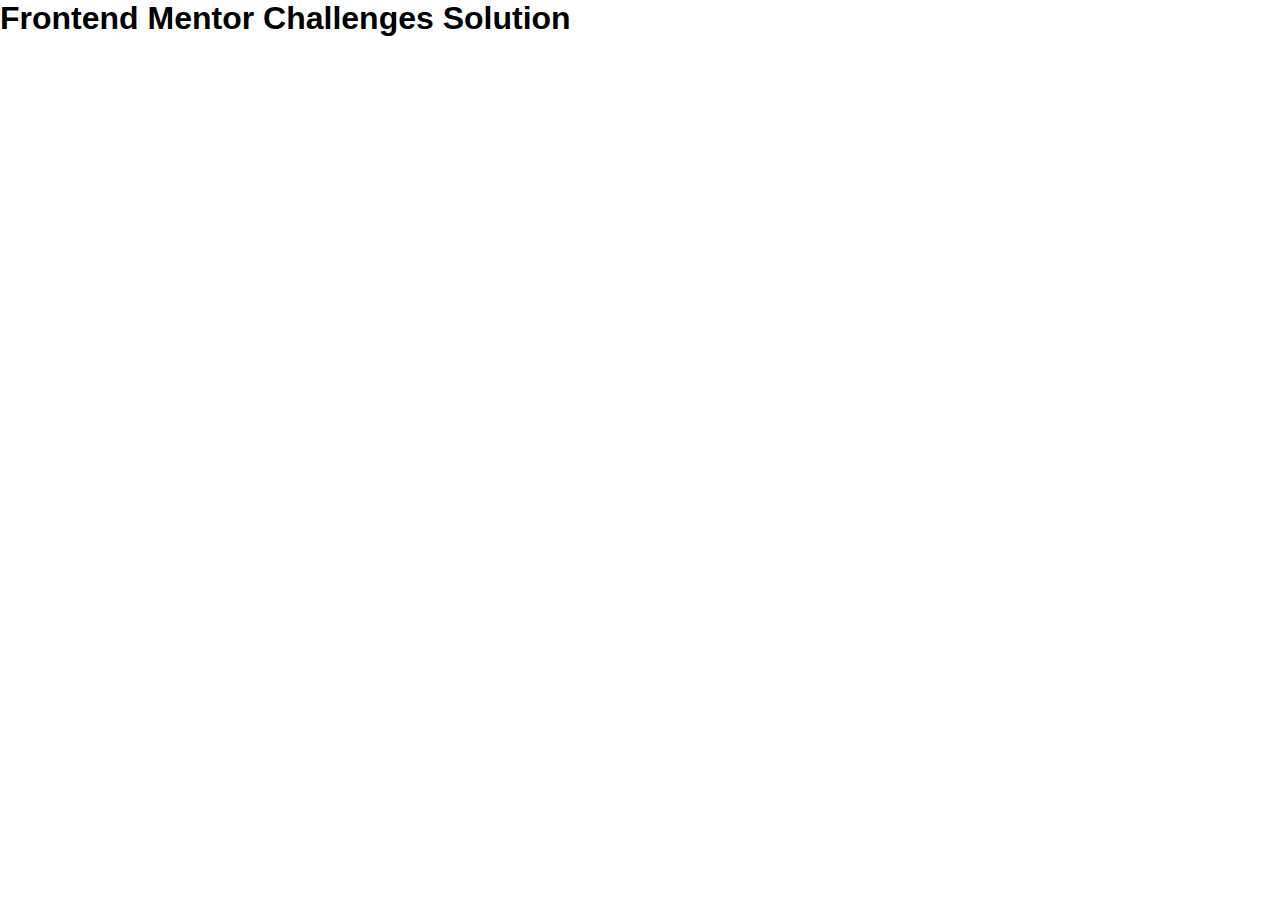
<file: index.html>
<!DOCTYPE html>
<html lang="en">
  <head>
    <meta charset="UTF-8" />
    <meta name="viewport" content="width=device-width, initial-scale=1.0" />
    <link rel="icon" type="image/png" href="#" />
    <title>Frontend Mentor Challenges</title>
    <meta name="description" content="Solution for all frontend mentor challenges. Front-end coding challenges using a real-life workflow" />
    <meta name="keywords" content="fronend mentor challenges solution, frontend challenges, fronend mentor" />
    <!-- styles -->
    <link rel="stylesheet" href="css/style.css" type="text/css" />
  </head>
  <body>
    <header id="site-header"></header>

    <main id="site-content">
      <section>
        <h1>Frontend Mentor Challenges Solution</h1>
      </section>
    </main>

    <footer id="site-footer">
      <script src="js/main.js" type="text/js"></script>
    </footer>
  </body>
</html>
</file>
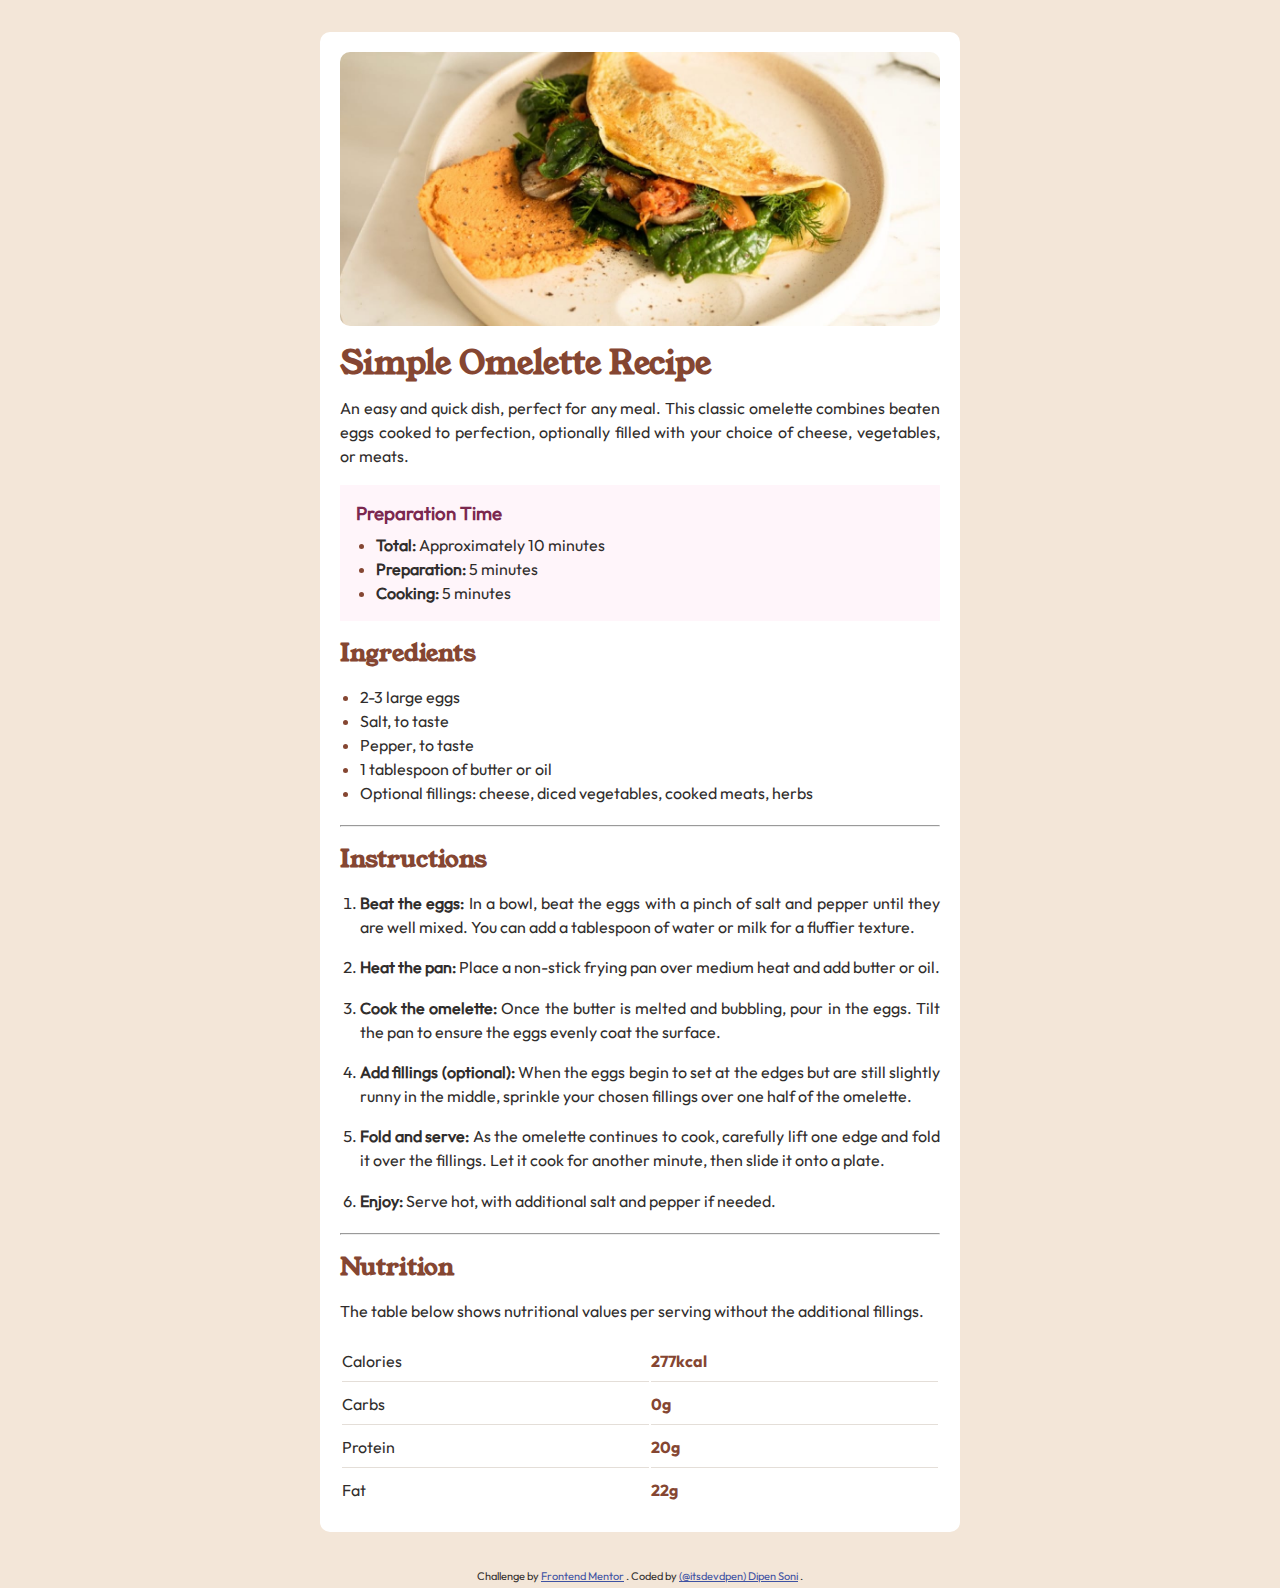
<file: challenges/challenge01-recipe-page/index.html>
<!DOCTYPE html>
<html lang="en">
  <head>
    <meta charset="UTF-8" />
    <meta name="viewport" content="width=device-width, initial-scale=1.0" />
    <link rel="icon" type="image/png" sizes="32x32" href="./assets/images/favicon-32x32.png" />
    <title>Frontend Mentor | Recipe Page</title>
    <meta name="description" content="A recipe page focusing on semantic HTML. Frontend Mentor - Recipe Challenge Solltion." />
    <meta name="keywords" content="frontend mentor - recipe challenge solltion, frontend mentor" />
    <!-- styles -->
    <link rel="stylesheet" href="style.css" type="text/css" />
  </head>
  <body>
    <main id="site-content">
      <section class="recipe-section">
        <img src="./assets/images/image-omelette.jpeg" alt="Omelette on a plate with garnish" class="recipe-image" />
        <h1 class="recipe-title">Simple Omelette Recipe</h1>
        <p class="recipe-description">
          An easy and quick dish, perfect for any meal. This classic omelette combines beaten eggs cooked to perfection, optionally filled with your choice of cheese, vegetables, or meats.
        </p>
      </section>
      <section class="recipe-overview">
        <h3 class="prep-time">Preparation Time</h3>
        <ul class="recipe-list list-style">
          <li>
            <strong>Total:</strong>
            Approximately 10 minutes
          </li>
          <li>
            <strong>Preparation:</strong>
            5 minutes
          </li>
          <li>
            <strong>Cooking:</strong>
            5 minutes
          </li>
        </ul>
      </section>
      <section class="ingredients-section">
        <h2>Ingredients</h2>
        <ul class="recipe-list list-style">
          <li>2-3 large eggs</li>
          <li>Salt, to taste</li>
          <li>Pepper, to taste</li>
          <li>1 tablespoon of butter or oil</li>
          <li>Optional fillings: cheese, diced vegetables, cooked meats, herbs</li>
        </ul>
      </section>
      <hr />
      <section class="recipe-instructions">
        <h2>Instructions</h2>
        <ol class="recipe-list">
          <li>
            <p>
              <strong>Beat the eggs:</strong>
              In a bowl, beat the eggs with a pinch of salt and pepper until they are well mixed. You can add a tablespoon of water or milk for a fluffier texture.
            </p>
          </li>
          <li>
            <p>
              <strong>Heat the pan:</strong>
              Place a non-stick frying pan over medium heat and add butter or oil.
            </p>
          </li>
          <li>
            <p>
              <strong>Cook the omelette:</strong>
              Once the butter is melted and bubbling, pour in the eggs. Tilt the pan to ensure the eggs evenly coat the surface.
            </p>
          </li>
          <li>
            <p>
              <strong>Add fillings (optional):</strong>
              When the eggs begin to set at the edges but are still slightly runny in the middle, sprinkle your chosen fillings over one half of the omelette.
            </p>
          </li>
          <li>
            <p>
              <strong>Fold and serve:</strong>
              As the omelette continues to cook, carefully lift one edge and fold it over the fillings. Let it cook for another minute, then slide it onto a plate.
            </p>
          </li>
          <li>
            <p>
              <strong>Enjoy:</strong>
              Serve hot, with additional salt and pepper if needed.
            </p>
          </li>
        </ol>
      </section>
      <hr />
      <section class="Nutrition-section">
        <h2>Nutrition</h2>
        <p>The table below shows nutritional values per serving without the additional fillings.</p>
        <table class="nutrition-table">
          <tbody>
            <tr>
              <td>Calories</td>
              <td class="units">277kcal</td>
            </tr>
            <tr>
              <td>Carbs</td>
              <td class="units">0g</td>
            </tr>
            <tr>
              <td>Protein</td>
              <td class="units">20g</td>
            </tr>
            <tr>
              <td>Fat</td>
              <td class="units">22g</td>
            </tr>
          </tbody>
        </table>
      </section>
    </main>
    <footer id="site-footer">
      <div class="attribution">
        Challenge by
        <a href="https://www.frontendmentor.io?ref=challenge" target="_blank">Frontend Mentor</a>
        . Coded by
        <a href="#">(@itsdevdpen) Dipen Soni</a>
        .
      </div>
    </footer>
  </body>
</html>
</file>
<file: css/style.css>
:root {
  --fonts: "Segoe UI", Arial, Helvetica, sans-serif;
  --font-size-base: 1rem;
  --base-line-height: 1.5rem;
}

*,
*::before,
*::after {
  margin: 0;
  padding: 0;
  box-sizing: border-box;
}

body {
  font-family: var(--fonts);
  font-size: var(--font-size-base);
}
</file>
<file: challenges/challenge01-recipe-page/style.css>
@font-face {
  font-family: "Outfit-Regular";
  src: local("Outfit-Regular"), url("./assets/fonts/outfit/static/Outfit-Regular.ttf") format("truetype");
  font-weight: 400;
  font-style: normal;
}
@font-face {
  font-family: "Outfit-Bold";
  src: local("Outfit-Bold"), url("./assets/fonts/outfit/static/Outfit-Bold.ttf") format("truetype");
  font-weight: 600;
  font-style: normal;
}
@font-face {
  font-family: "Outfit-ExtraBold";
  src: local("Outfit-ExtraBold"), url("./assets/fonts/outfit/static/Outfit-ExtraBold.ttf") format("truetype");
  font-weight: 700;
  font-style: normal;
}
@font-face {
  font-family: "YoungSerif-Regular";
  src: local("YoungSerif-Regular"), url("./assets/fonts/young-serif/YoungSerif-Regular.ttf") format("truetype");
  font-weight: 400;
  font-style: normal;
}

:root {
  --white: hsl(0, 0%, 100%);
  --stone-100: hsl(30, 54%, 90%);
  --stone-150: hsl(30, 18%, 87%);
  --stone-600: hsl(30, 10%, 34%);
  --stone-900: hsl(24, 5%, 18%);
  --brown-800: hsl(14, 45%, 36%);
  --rose-800: hsl(332, 51%, 32%);
  --rose-50: hsl(330, 100%, 98%);

  --font-sans-serif-400: "Outfit-Regular", sans-serif;
  --font-sans-serif-600: "Outfit-Bold", sans-serif;
  --font-sans-serif-700: "Outfit-ExtraBold", sans-serif;
  --font-serif: "YoungSerif-Regular", serif;

  --base-font-size: 1rem;
  --base-line-height: 1.5rem;
}

*,
*::before,
*::after {
  padding: 0;
  margin: 0;
  box-sizing: border-box;
}

body {
  font-family: var(--font-sans-serif-400);
  background-color: var(--stone-100);
  line-height: var(--base-line-height);
  text-align: justify;
  color: var(--stone-900);
}

h1,
h2 {
  font-family: var(--font-serif);
  margin-bottom: 1.25rem;
  margin-top: 1.25rem;
  color: var(--brown-800);
}
#site-content {
  max-width: 50%;
  margin: 2rem auto;
  padding: 1.25rem;
  border-radius: 10px;
  background-color: var(--white);
}
.recipe-image {
  max-width: 100%;
  border-radius: 0.625rem;
}

p {
  margin: 1.025rem 0;
}

h3 > p > strong {
  font-family: var(--font-sans-serif-600);
}

.recipe-overview {
  background-color: var(--rose-50);
  border-radius: 0.625px;
  padding: 16px;
}
.prep-time {
  color: var(--rose-800);
  margin-bottom: 0.5rem;
}

.recipe-list {
  margin-left: 1.25rem;
}
.list-style li::marker {
  color: var(--brown-800);
}
.recipe-list ul > li {
  margin-bottom: 0.5rem;
}

hr {
  margin: 1.25rem 0;
}
.nutrition-table {
  width: 100%;
}
.nutrition-table tr td {
  border-bottom: 1px solid var(--stone-150);
  padding: 0.5rem 0;
}
.nutrition-table tr:last-child td {
  border-bottom: none;
}
.units {
  color: var(--brown-800);
  font-family: var(--font-sans-serif-600);
}

.attribution {
  font-size: 0.688rem;
  text-align: center;
}
.attribution a {
  color: hsl(228, 45%, 44%);
}
</file>
